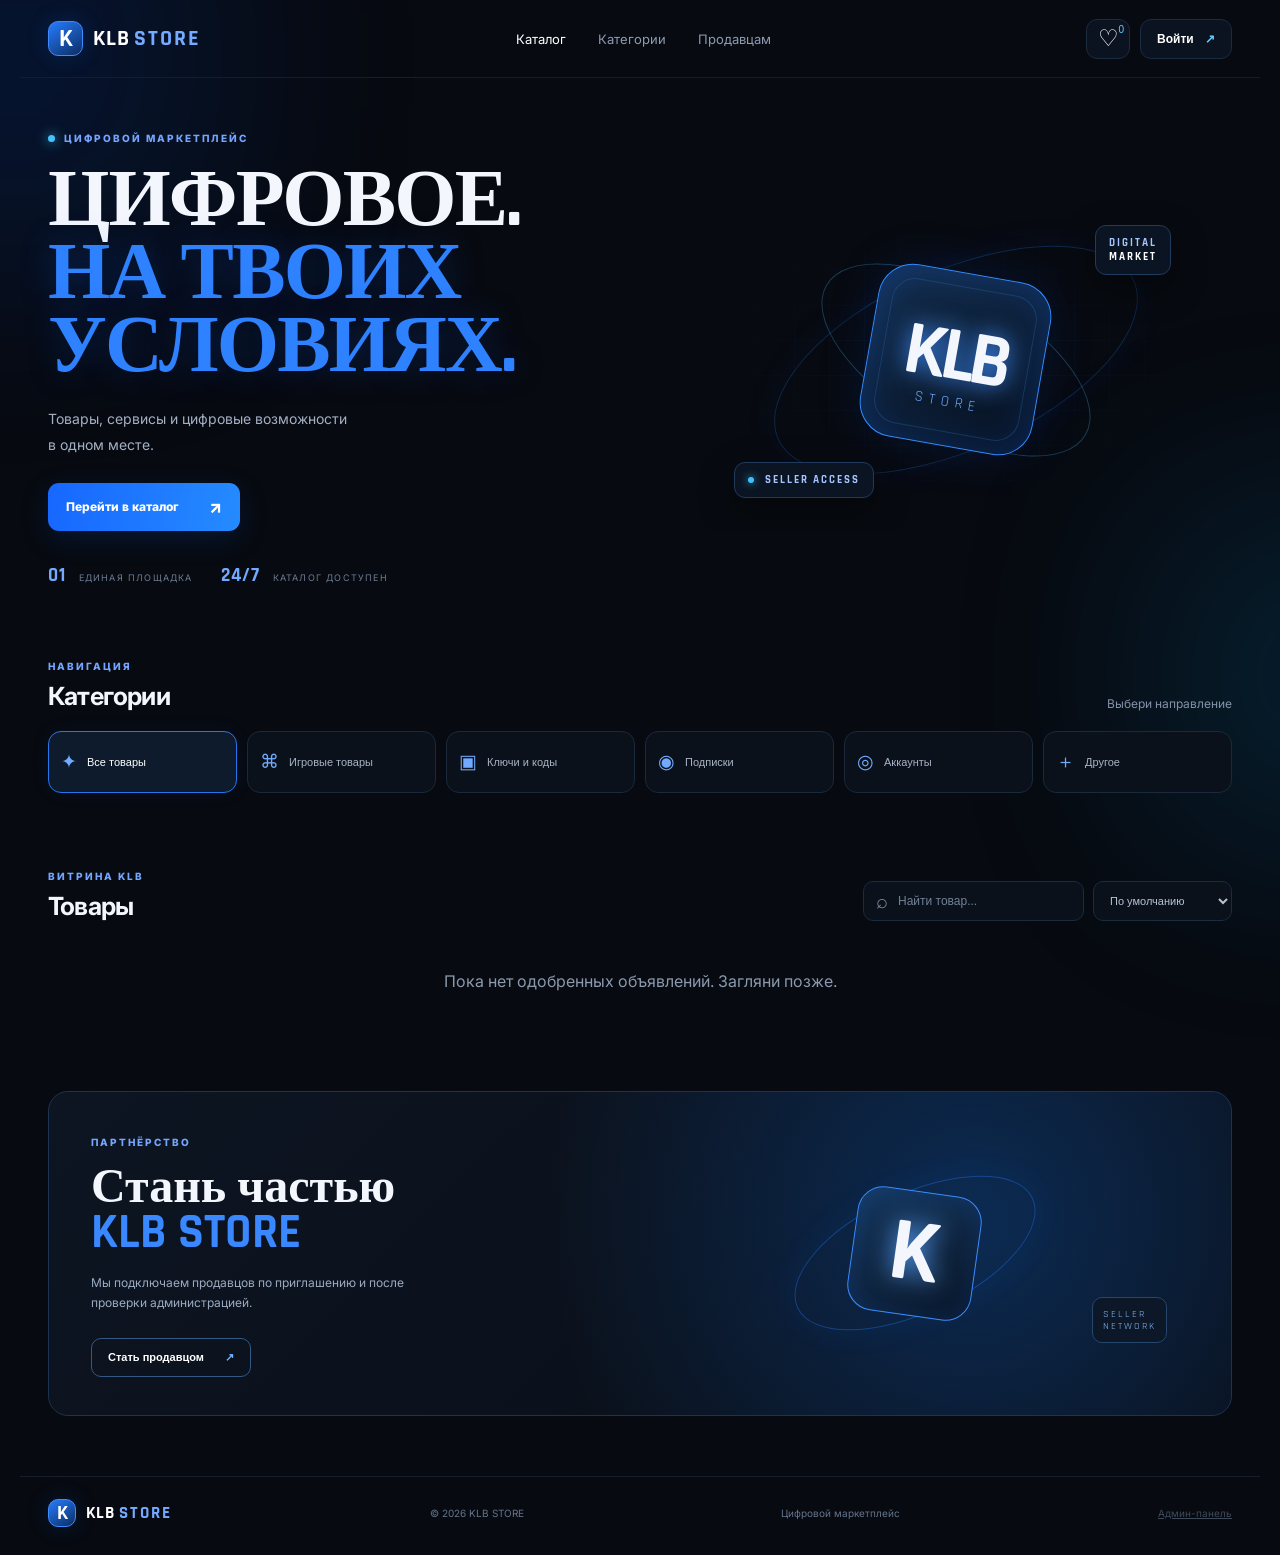
<file: index.html>
<!DOCTYPE html>
<html lang="ru"><head><meta charset="UTF-8"><meta name="viewport" content="width=device-width, initial-scale=1.0"><meta name="theme-color" content="#080b12"><title>KLB STORE — цифровой маркетплейс</title><meta name="description" content="KLB STORE — маркетплейс цифровых товаров."><link rel="stylesheet" href="styles.css"></head><body>
<div class="glow glow-left"></div><div class="glow glow-right"></div>
<header class="topbar"><a class="brand" href="#"><span class="brand-icon">K</span><span class="brand-name">KLB<span>STORE</span></span></a><nav class="main-nav"><a class="nav-active" href="#catalog">Каталог</a><a href="#categories">Категории</a><a href="#seller">Продавцам</a></nav><div class="top-actions"><button class="favorite-head" id="favoritesBtn" aria-label="Избранное">♡<span id="favoriteCount">0</span></button><button class="login-btn" id="loginBtn">Войти <span>↗</span></button></div></header>
<main>
<section class="hero"><div class="hero-content"><div class="hero-badge"><i></i> ЦИФРОВОЙ МАРКЕТПЛЕЙС</div><h1>ЦИФРОВОЕ.<br><span>НА ТВОИХ УСЛОВИЯХ.</span></h1><p>Товары, сервисы и цифровые возможности<br class="desktop"> в одном месте.</p><a class="hero-cta" href="#catalog">Перейти в каталог <span>↗</span></a><div class="hero-foot"><span><b>01</b> ЕДИНАЯ ПЛОЩАДКА</span><span><b>24/7</b> КАТАЛОГ ДОСТУПЕН</span></div></div><div class="hero-visual"><div class="visual-grid"></div><div class="visual-orbit orbit-a"></div><div class="visual-orbit orbit-b"></div><div class="visual-logo"><span>KLB</span><small>STORE</small></div><div class="visual-chip chip-a">DIGITAL<br><b>MARKET</b></div><div class="visual-chip chip-b"><i></i> SELLER ACCESS</div></div></section>
<section class="category-area" id="categories"><div class="section-title"><div><span class="overline">НАВИГАЦИЯ</span><h2>Категории</h2></div><span class="subtle">Выбери направление</span></div><div class="category-list"><button class="category active" data-category="all"><span class="cat-icon">✦</span>Все товары</button><button class="category" data-category="games"><span class="cat-icon">⌘</span>Игровые товары</button><button class="category" data-category="keys"><span class="cat-icon">▣</span>Ключи и коды</button><button class="category" data-category="subscriptions"><span class="cat-icon">◉</span>Подписки</button><button class="category" data-category="accounts"><span class="cat-icon">◎</span>Аккаунты</button><button class="category" data-category="other"><span class="cat-icon">＋</span>Другое</button></div></section>
<section class="catalog" id="catalog"><div class="catalog-header"><div><span class="overline">ВИТРИНА KLB</span><h2>Товары</h2></div><div class="catalog-controls"><label class="search-box"><span>⌕</span><input id="searchInput" type="search" placeholder="Найти товар..." aria-label="Поиск товаров"></label><select id="sortSelect" aria-label="Сортировка"><option value="default">По умолчанию</option><option value="low">Сначала дешевле</option><option value="high">Сначала дороже</option></select></div></div><div class="product-grid" id="productGrid"></div><div class="empty-state" id="emptyState" hidden>Пока нет одобренных объявлений. Загляни позже.</div></section>
<section class="seller-section" id="seller"><div class="seller-panel"><div class="seller-text"><span class="overline">ПАРТНЁРСТВО</span><h2>Стань частью<br><span>KLB STORE</span></h2><p>Мы подключаем продавцов по приглашению и после проверки администрацией.</p><button id="sellerBtn" class="secondary-cta">Стать продавцом <span>↗</span></button></div><div class="seller-art"><div class="seller-orbit"></div><div class="seller-monogram">K</div><div class="seller-stamp">SELLER<br>NETWORK</div></div></div></section></main>
<footer><a class="brand footer-brand" href="#"><span class="brand-icon">K</span><span class="brand-name">KLB<span>STORE</span></span></a><span>© 2026 KLB STORE</span><span>Цифровой маркетплейс</span><a href="admin-login.html" style="color:inherit;opacity:.6">Админ-панель</a></footer><div class="toast" id="toast" role="status" aria-live="polite"></div><div id="appModal"></div><script src="script.js"></script></body></html>
</file>
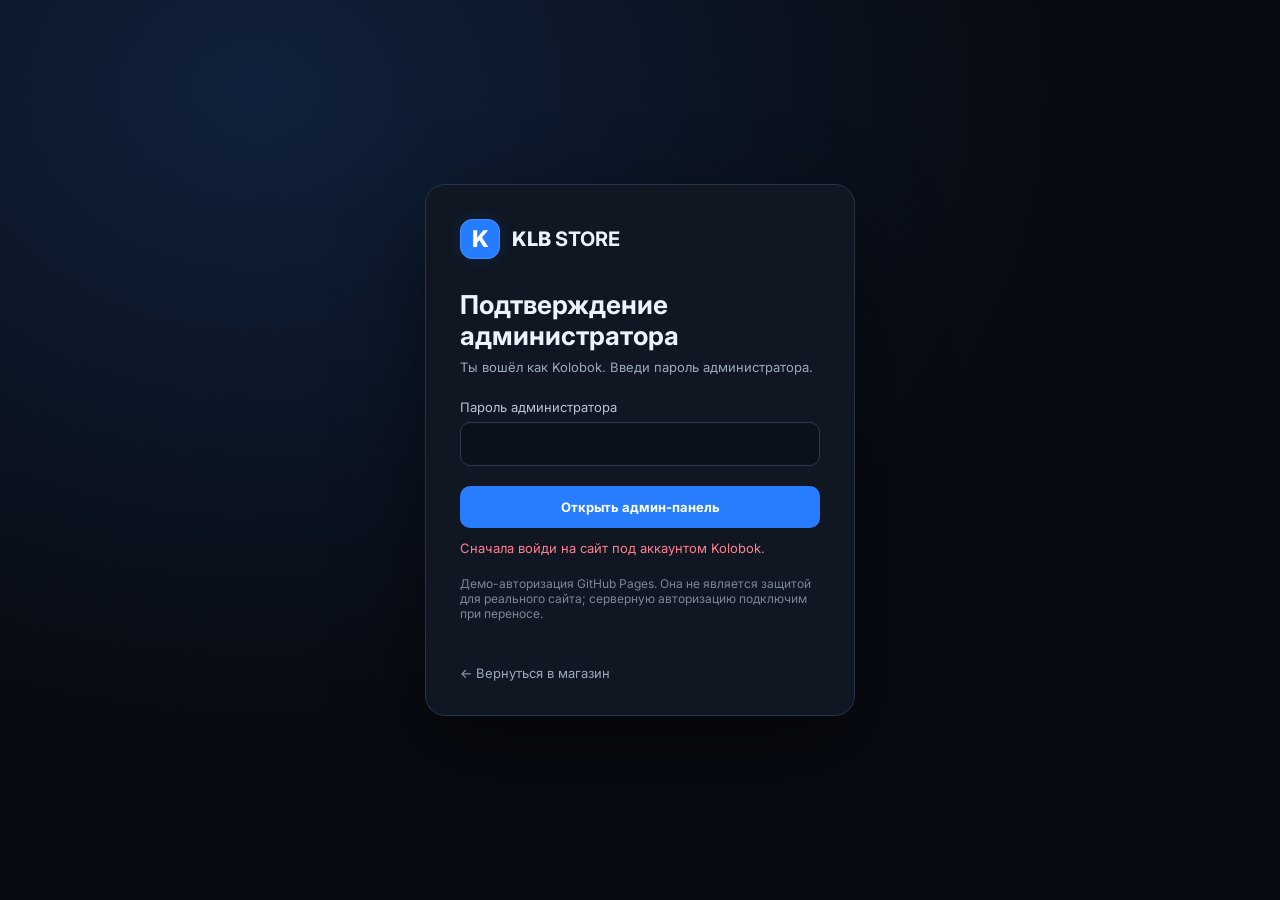
<file: admin-login.html>
<!doctype html><html lang="ru"><head><meta charset="utf-8"><meta name="viewport" content="width=device-width,initial-scale=1"><meta name="theme-color" content="#080b12"><title>KLB STORE — Вход администратора</title><link rel="stylesheet" href="admin.css"><style>
.login-wrap{min-height:100vh;display:grid;place-items:center;padding:24px;background:radial-gradient(ellipse at 20% 10%,#10213b,transparent 55%),#080b12}.login-card{width:min(100%,430px);padding:34px;border:1px solid #263348;border-radius:20px;background:#101722;box-shadow:0 30px 90px #0007}.login-brand{display:flex;align-items:center;gap:12px;margin-bottom:30px;font-weight:800;font-size:20px}.login-brand .logo{display:grid;place-items:center;width:40px;height:40px;border-radius:12px;background:#267cff;color:white}.login-card h1{font-size:26px;margin:0 0 8px}.login-card p{color:#9ba9bc;margin:0 0 24px}.login-card label{display:block;font-size:13px;color:#b8c4d4;margin:16px 0 7px}.login-card input{box-sizing:border-box;width:100%;padding:13px 14px;border:1px solid #2c394c;border-radius:10px;background:#0b111a;color:white;font:inherit}.login-card button{width:100%;margin-top:20px;padding:13px;border:0;border-radius:10px;background:#287dff;color:#fff;font:inherit;font-weight:700;cursor:pointer}.login-error{display:none;color:#ff7f8e;font-size:13px;margin-top:12px}.login-note{font-size:12px!important;margin-top:20px!important;color:#78879c!important}.back{display:inline-block;margin-top:20px;color:#9ba9bc;text-decoration:none}
</style></head><body><main class="login-wrap"><section class="login-card"><div class="login-brand"><span class="logo">K</span><span>KLB <b>STORE</b></span></div><h1>Подтверждение администратора</h1><p>Ты вошёл как Kolobok. Введи пароль администратора.</p><form id="loginForm"><label for="password">Пароль администратора</label><input id="password" type="password" autocomplete="current-password" required><button type="submit">Открыть админ-панель</button><div class="login-error" id="error">Неверный пароль или нет прав администратора.</div></form><p class="login-note">Демо-авторизация GitHub Pages. Она не является защитой для реального сайта; серверную авторизацию подключим при переносе.</p><a class="back" href="index.html">← Вернуться в магазин</a></section></main><script src="auth.js"></script></body></html>
</file>
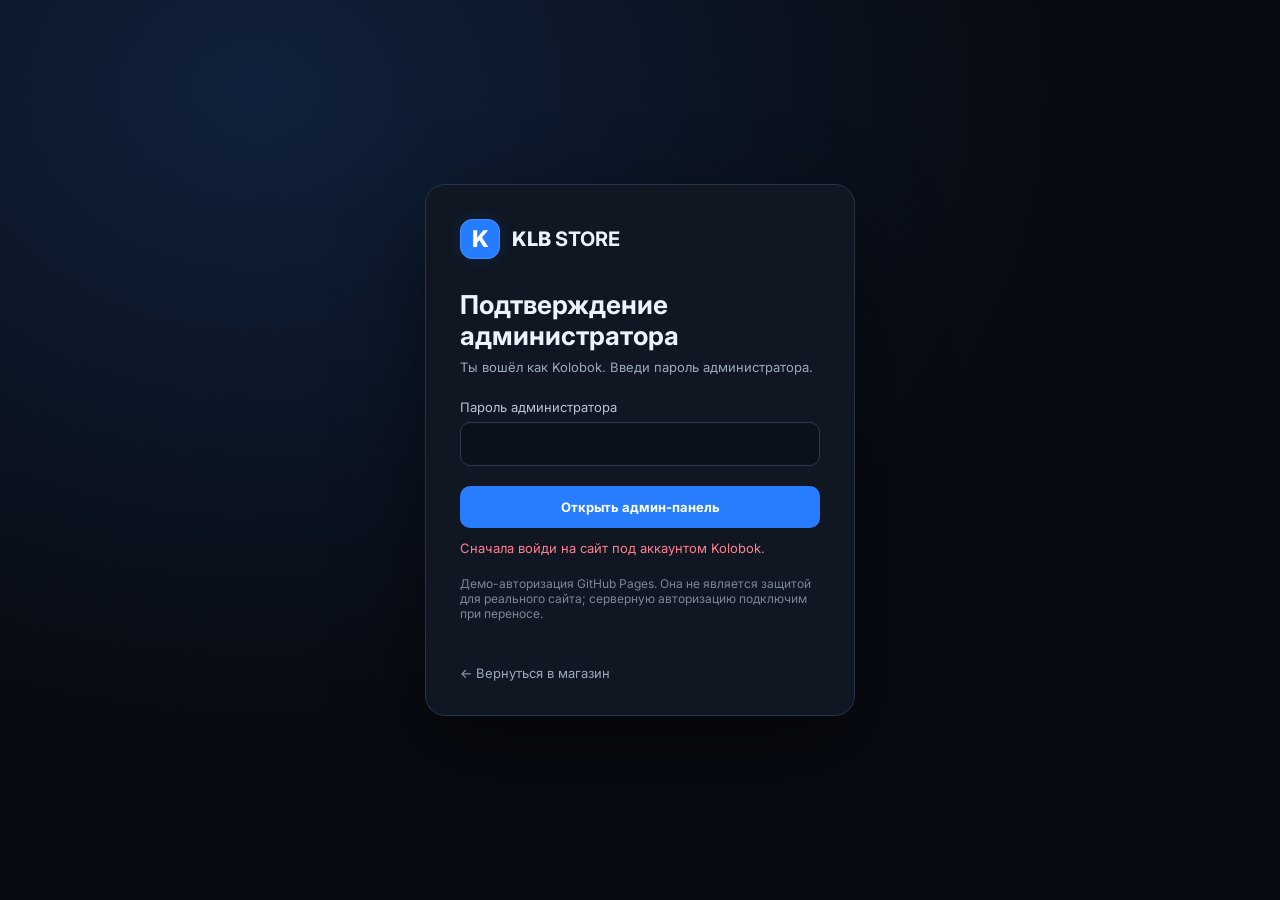
<file: admin.html>
<!doctype html>
<html lang="ru"><head><meta charset="utf-8"><meta name="viewport" content="width=device-width,initial-scale=1"><meta name="theme-color" content="#080b12"><title>KLB STORE — Админ-панель</title><link rel="stylesheet" href="admin.css"></head><body>
<div class="layout">
<aside class="sidebar" id="sidebar"><a class="brand" href="index.html"><span class="logo">K</span><span>KLB <b>STORE</b></span></a><div class="admin-label">ПАНЕЛЬ УПРАВЛЕНИЯ</div>
<nav><button class="nav-item active" data-view="overview"><span>▦</span>Обзор</button><button class="nav-item" data-view="listings"><span>◇</span>Объявления</button><button class="nav-item" data-view="moderation"><span>◉</span>Модерация</button><button class="nav-item" data-view="sellers"><span>♙</span>Продавцы</button><button class="nav-item" data-view="payments"><span>↗</span>Заказы</button><button class="nav-item" data-view="deposits"><span>＋</span>Пополнения</button><button class="nav-item" data-view="withdrawals"><span>↙</span>Выводы</button><button class="nav-item" data-view="users"><span>♧</span>Пользователи</button><button class="nav-item" data-view="reports"><span>⚑</span>Жалобы</button></nav>
<div class="sidebar-bottom"><button class="nav-item" data-view="settings"><span>⚙</span>Настройки</button><a class="back-site" href="index.html">← На сайт</a><button class="back-site" id="adminLogout" style="background:none;border:0;color:inherit;text-align:left;cursor:pointer">↪ Выйти из админки</button><div class="profile"><div class="avatar">K</div><div><b>Администратор</b><small>Модератор KLB</small></div><span class="dots">•••</span></div></div></aside>
<main class="main"><header class="header"><button id="menuToggle" class="menu-toggle">☰</button><div><div class="crumb">KLB STORE <span>/</span> <b id="pageLabel">Обзор</b></div><div class="header-title" id="headerTitle">Панель управления</div></div><div class="header-right"><span class="live"><i></i> ПАНЕЛЬ</span><button class="icon-btn" id="notificationBtn" aria-label="Обновить">↻</button></div></header>
<section class="content" id="content"><div class="welcome"><div><span class="eyebrow">АДМИНИСТРАТОР • KLB STORE</span><h1>Панель управления.</h1><p>Данные будут отображаться по мере поступления реальных заявок.</p></div></div></section></main></div><div class="toast" id="toast"></div><script src="admin.js"></script><script>document.getElementById("adminLogout")?.addEventListener("click",()=>{sessionStorage.removeItem("klb_admin_session");location.href="index.html"})</script></body></html>
</file>
<file: styles.css>
@import url('https://fonts.googleapis.com/css2?family=Inter:wght@400;500;600;700;800&family=Rajdhani:wght@500;600;700&display=swap');
:root{--bg:#070a10;--line:#1b2b40;--text:#f3f6fc;--muted:#8492a8}*{box-sizing:border-box}html{scroll-behavior:smooth}body{margin:0;background:var(--bg);color:var(--text);font-family:Inter,Arial,sans-serif;overflow-x:hidden}.glow{position:fixed;z-index:-1;pointer-events:none;filter:blur(110px);opacity:.13}.glow-left{width:420px;height:420px;background:#075dff;top:-150px;left:-200px}.glow-right{width:350px;height:350px;background:#00a8ff;right:-220px;top:500px}
.topbar{height:78px;max-width:1240px;margin:auto;padding:0 28px;display:flex;align-items:center;justify-content:space-between;border-bottom:1px solid #141d2b}.brand{display:flex;align-items:center;gap:10px;text-decoration:none;color:white}.brand-icon{width:35px;height:35px;border-radius:10px;display:grid;place-items:center;background:linear-gradient(145deg,#267cff,#0c2d62);border:1px solid #408cff;font-family:Rajdhani;font-size:25px;font-weight:700;box-shadow:0 0 22px #126dff30}.brand-name{font-family:Rajdhani;font-size:22px;font-weight:700;letter-spacing:1px}.brand-name span{color:#74aaff;margin-left:4px;letter-spacing:2px}.main-nav{display:flex;gap:32px}.main-nav a{font-size:13px;text-decoration:none;color:#8c9bb0}.main-nav a:hover,.main-nav .nav-active{color:#fff}.top-actions{display:flex;gap:10px;align-items:center}.favorite-head,.login-btn{height:40px;border:1px solid var(--line);border-radius:11px;background:#0c1320;color:#fff;cursor:pointer}.favorite-head{width:44px;font-size:23px;position:relative}.favorite-head span{font-size:10px;position:absolute;right:5px;top:4px;color:#63caff}.login-btn{padding:0 16px;font-size:12px;font-weight:700}.login-btn span{color:#63caff;margin-left:8px}
main{max-width:1240px;padding:0 28px;margin:auto}.hero{min-height:465px;display:grid;grid-template-columns:1.05fr .95fr;align-items:center;padding:54px 0 40px;gap:20px}.hero-badge,.overline{font-size:10px;font-weight:800;letter-spacing:2px;color:#75a6ff}.hero-badge{display:flex;align-items:center;gap:9px}.hero-badge i{width:7px;height:7px;background:#42c4ff;border-radius:50%;box-shadow:0 0 12px #42c4ff}.hero h1{font-family:Rajdhani;font-size:clamp(48px,6.5vw,80px);line-height:.91;letter-spacing:-1.8px;margin:22px 0;font-weight:700}.hero h1 span{color:#2e82ff;text-shadow:0 0 34px #1265ff40}.hero p{color:#a4b1c4;font-size:14px;line-height:1.8}.hero-cta{display:inline-flex;align-items:center;gap:30px;background:linear-gradient(100deg,#1767ff,#258bff);color:white;text-decoration:none;padding:14px 18px;border-radius:11px;font-size:12px;font-weight:800;box-shadow:0 8px 30px #0964ff26;margin-top:12px}.hero-cta span{font-size:17px}.hero-foot{display:flex;gap:28px;margin-top:32px}.hero-foot span{font-size:9px;color:#6e7e95;letter-spacing:1.2px}.hero-foot b{font-family:Rajdhani;font-size:19px;color:#73aaff;margin-right:8px}
.hero-visual{height:340px;position:relative;display:grid;place-items:center;overflow:hidden}.visual-grid{position:absolute;inset:10px;background-image:linear-gradient(#17345b33 1px,transparent 1px),linear-gradient(90deg,#17345b33 1px,transparent 1px);background-size:35px 35px;mask-image:radial-gradient(ellipse,black,transparent 70%)}.visual-orbit{position:absolute;border:1px solid #2164b655;border-radius:50%;transform:rotate(-24deg)}.orbit-a{width:390px;height:180px;box-shadow:0 0 35px #0965ff12}.orbit-b{width:300px;height:140px;transform:rotate(30deg);border-color:#4dc4ff45}.visual-logo{width:175px;height:175px;border:1px solid #358bff;border-radius:35px;background:linear-gradient(145deg,#142d4c,#07101e);transform:rotate(10deg);display:flex;flex-direction:column;align-items:center;justify-content:center;box-shadow:inset 0 0 40px #126bff44,0 0 50px #075dff22;position:relative}.visual-logo:before{content:"";position:absolute;inset:13px;border:1px solid #2a67a65a;border-radius:24px}.visual-logo span{font-family:Rajdhani;font-size:76px;font-weight:700;letter-spacing:-5px;text-shadow:0 0 25px #4290ff}.visual-logo small{font-family:Rajdhani;letter-spacing:6px;color:#73aaff;font-size:15px;margin-top:-12px}.visual-chip{position:absolute;background:#0b1422;border:1px solid #203b5d;border-radius:11px;padding:10px 13px;color:#a5c5ff;font-family:Rajdhani;font-weight:700;letter-spacing:2px;font-size:11px;box-shadow:0 12px 35px #0006}.visual-chip b{color:white}.chip-a{top:35px;right:11%}.chip-b{bottom:32px;left:10%}.chip-b i{display:inline-block;width:6px;height:6px;border-radius:50%;background:#3ac2ff;box-shadow:0 0 9px #3ac2ff;margin-right:7px}
.category-area,.catalog{padding:26px 0 45px}.section-title,.catalog-header{display:flex;justify-content:space-between;align-items:end;margin-bottom:20px}.section-title h2,.catalog-header h2{font-size:25px;letter-spacing:-.8px;margin:7px 0 0}.subtle{font-size:12px;color:var(--muted)}.category-list{display:grid;grid-template-columns:repeat(6,1fr);gap:10px}.category{min-height:62px;display:flex;align-items:center;gap:10px;padding:12px;background:#0b111a;border:1px solid #1b293c;border-radius:13px;color:#a7b4c7;font-size:11px;text-align:left;cursor:pointer;transition:.2s}.category:hover,.category.active{border-color:#2676ed;background:#0d1b2d;color:white;box-shadow:0 0 20px #075dff12}.cat-icon{font-size:19px;color:#72aaff}
.catalog-header{gap:18px}.catalog-controls{display:flex;gap:9px}.search-box{height:40px;display:flex;align-items:center;gap:8px;padding:0 12px;border:1px solid #1b2b40;background:#0b111a;border-radius:10px;color:#7b91ad}.search-box span{font-size:20px}.search-box input{width:175px;border:0;outline:0;background:transparent;color:white;font-size:12px}.search-box input::placeholder{color:#718198}.catalog-controls select{background:#0b111a;border:1px solid #1b2b40;border-radius:10px;color:#b5c3d7;padding:0 12px;font-size:11px;max-width:145px}
.product-grid{display:grid;grid-template-columns:repeat(4,1fr);gap:14px}.product-card{background:#0b111a;border:1px solid #1a293d;border-radius:15px;overflow:hidden;transition:transform .2s,border-color .2s}.product-card:hover{transform:translateY(-4px);border-color:#2b6fce}.product-image{height:150px;position:relative;display:grid;place-items:center;background:radial-gradient(circle at 50% 45%,#16417a55,transparent 65%),linear-gradient(135deg,#101b2b,#080d15);overflow:hidden}.product-image:after{content:"";position:absolute;inset:0;background-image:linear-gradient(#18314f22 1px,transparent 1px),linear-gradient(90deg,#18314f22 1px,transparent 1px);background-size:22px 22px}.product-label{position:absolute;top:10px;left:10px;z-index:1;background:#142943;border:1px solid #244a76;border-radius:6px;padding:5px 7px;color:#8ec3ff;font-size:8px;font-weight:800;letter-spacing:1px}.placeholder-symbol{font-family:Rajdhani;font-size:70px;font-weight:700;color:#7bb4ff;text-shadow:0 0 30px #1677ff;z-index:1}.product-info{padding:14px}.product-info h3{margin:0;font-size:13px}.product-info p{margin:8px 0 16px;color:#8190a5;font-size:10px;line-height:1.5;min-height:30px}.product-bottom{display:flex;align-items:center;justify-content:space-between;gap:8px}.price{font-family:Rajdhani;font-size:23px;font-weight:700;color:#f5f8ff}.buy-button,.heart-button{border:1px solid #23466d;background:#10213a;color:#c5dcff;border-radius:8px;padding:8px 10px;font-size:10px;font-weight:700;cursor:pointer}.heart-button{font-size:17px;padding:5px 8px}.heart-button.is-favorite{color:#ff7fa7;border-color:#71314b;background:#28121d}.empty-state{text-align:center;padding:30px;color:#8a99ad}.demo-note{color:#596981;font-size:10px;margin-top:18px}
.seller-section{padding:25px 0 60px}.seller-panel{border:1px solid #1c3452;border-radius:20px;background:radial-gradient(circle at 78% 40%,#0c2b53,transparent 45%),linear-gradient(135deg,#0d1522,#090e17);padding:38px 42px;display:grid;grid-template-columns:1fr 1fr;align-items:center;overflow:hidden;position:relative}.seller-text h2{font-family:Rajdhani;font-size:48px;line-height:.95;margin:16px 0}.seller-text h2 span{color:#3988ff}.seller-text p{font-size:12px;line-height:1.7;color:#9aaac0;max-width:340px}.secondary-cta{margin-top:12px;padding:12px 16px;background:transparent;border:1px solid #315984;border-radius:10px;color:white;font-size:11px;font-weight:700;cursor:pointer}.secondary-cta span{color:#75b4ff;margin-left:18px}.seller-art{height:200px;position:relative;display:grid;place-items:center}.seller-orbit{width:260px;height:120px;border:1px solid #267bff60;border-radius:50%;transform:rotate(-25deg);position:absolute;box-shadow:0 0 35px #1475ff12}.seller-monogram{width:125px;height:125px;border:1px solid #3b8cff;border-radius:26px;display:grid;place-items:center;background:linear-gradient(145deg,#16365b,#091322);font-family:Rajdhani;font-size:90px;font-weight:700;text-shadow:0 0 25px #58a4ff;transform:rotate(8deg);box-shadow:inset 0 0 30px #1475ff30}.seller-stamp{position:absolute;right:4%;bottom:5%;background:#0c1727;border:1px solid #26466b;border-radius:10px;padding:10px;color:#8abaff;font-family:Rajdhani;font-size:10px;letter-spacing:2px}
footer{max-width:1240px;margin:auto;padding:22px 28px 28px;border-top:1px solid #141e2d;display:flex;align-items:center;justify-content:space-between;color:#65758c;font-size:10px}.footer-brand .brand-icon{width:28px;height:28px;font-size:20px}.footer-brand .brand-name{font-size:17px}.toast{position:fixed;bottom:24px;left:50%;transform:translate(-50%,20px);opacity:0;pointer-events:none;background:#14243a;border:1px solid #2c4e76;color:#eaf3ff;padding:12px 18px;border-radius:12px;font-size:12px;box-shadow:0 10px 35px #0008;transition:.25s;z-index:20;max-width:calc(100% - 30px);text-align:center}.toast.show{opacity:1;transform:translate(-50%,0)}
@media(max-width:900px){.category-list{grid-template-columns:repeat(3,1fr)}.product-grid{grid-template-columns:repeat(2,1fr)}.hero{min-height:400px}.hero-visual{height:300px}.main-nav{gap:18px}}
@media(max-width:600px){.topbar{height:65px;padding:0 16px}.brand-icon{width:30px;height:30px;font-size:21px}.brand-name{font-size:19px}.main-nav{display:none}.top-actions{gap:7px}.login-btn{padding:0 12px}.favorite-head{width:38px;height:38px}main{padding:0 16px}.hero{grid-template-columns:1fr;padding:40px 0 20px;min-height:unset}.hero h1{font-size:49px;margin:19px 0}.hero p{font-size:13px}.hero-visual{height:255px;margin-top:5px}.visual-logo{width:145px;height:145px;border-radius:29px}.visual-logo span{font-size:64px}.visual-logo small{font-size:12px}.orbit-a{width:300px;height:145px}.orbit-b{width:240px;height:110px}.chip-a{top:15px;right:6%}.chip-b{bottom:15px;left:5%}.hero-foot{gap:16px;margin-top:26px}.hero-foot span{font-size:8px}.hero-foot b{font-size:17px}.category-area,.catalog{padding:25px 0 32px}.category-list{grid-template-columns:repeat(2,1fr);gap:8px}.category{min-height:54px;padding:10px;font-size:10px}.cat-icon{font-size:17px}.section-title h2,.catalog-header h2{font-size:22px}.subtle{font-size:10px}.catalog-header{align-items:start;flex-direction:column}.catalog-controls{width:100%}.search-box{flex:1}.search-box input{width:100%;min-width:0}.catalog-controls select{max-width:135px}.product-grid{gap:9px}.product-image{height:120px}.placeholder-symbol{font-size:58px}.product-info{padding:11px}.product-info h3{font-size:12px}.product-info p{font-size:9px;min-height:34px}.price{font-size:21px}.buy-button{padding:7px 8px;font-size:9px}.heart-button{font-size:15px}.seller-panel{padding:25px 20px;grid-template-columns:1fr}.seller-text h2{font-size:42px}.seller-art{height:160px}.seller-monogram{width:105px;height:105px;font-size:76px}.seller-orbit{width:220px;height:100px}.seller-stamp{right:0}footer{padding:20px 16px;flex-wrap:wrap;gap:12px;font-size:9px}footer>span:last-child{display:none}}@media(prefers-reduced-motion:reduce){html{scroll-behavior:auto}*,*:before,*:after{transition:none!important}}/* Account and modal UI */
.user-pill{display:inline-flex;align-items:center;gap:8px}.user-avatar{width:26px;height:26px;border-radius:50%;display:inline-grid;place-items:center;background:#287dff;color:#fff;font-size:12px;font-weight:800}#appModal.open{position:fixed;inset:0;z-index:1000;display:grid;place-items:center;padding:18px}.modal-backdrop{position:absolute;inset:0;background:rgba(3,7,13,.78);backdrop-filter:blur(8px);z-index:0;cursor:pointer}.app-modal .app-modal{display:none}.app-modal>section,.app-modal .app-modal{display:block}.app-modal{position:relative;z-index:1;width:min(100%,480px);max-height:90vh;overflow:auto;padding:28px;border:1px solid #2b3a50;border-radius:20px;background:#111a27;color:#edf4ff;box-shadow:0 30px 100px #0008}.app-modal h2{margin:0 32px 18px 0;font-size:24px}.modal-x{position:absolute;right:16px;top:14px;z-index:2;width:40px;height:40px;display:grid;place-items:center;border:1px solid #304057;border-radius:10px;background:#182333;color:#d9e5f4;font-size:28px;line-height:1;cursor:pointer;touch-action:manipulation;-webkit-tap-highlight-color:transparent}.modal-x:hover,.modal-x:focus-visible{background:#24364d;color:#fff;outline:2px solid #3887ff;outline-offset:2px}.modal-form{display:grid;gap:14px}.modal-form label{display:grid;gap:7px;color:#b9c7d9;font-size:13px}.modal-form input,.modal-form textarea{width:100%;box-sizing:border-box;border:1px solid #304057;background:#0b121c;color:#fff;border-radius:10px;padding:12px;font:inherit;outline:none}.modal-form input:focus,.modal-form textarea:focus{border-color:#3887ff}.primary-action,.secondary-action,.link-action{width:100%;border:0;border-radius:10px;padding:12px 14px;font:inherit;font-weight:700;cursor:pointer}.primary-action{background:#287dff;color:white}.secondary-action{background:#24344a;color:#e8f1ff}.link-action{background:transparent;color:#9db9df;font-size:13px}.form-error{color:#ff8d9a;font-size:13px;margin:0}.profile-menu{display:grid;gap:8px}.profile-menu button{width:100%;text-align:left;padding:13px;border:1px solid #29384d;background:#182333;color:#e8f1ff;border-radius:10px;font:inherit;cursor:pointer}.profile-menu .admin-shortcut{border-color:#3179e9;background:#162b47}.profile-menu .logout-action{color:#ff9ba5}.profile-card{display:flex;align-items:center;gap:14px;margin-bottom:18px}.profile-avatar-large{width:56px;height:56px;border-radius:16px;background:linear-gradient(135deg,#267dff,#64c8ff);display:grid;place-items:center;font-size:24px;font-weight:800}.profile-card h3{margin:0 0 4px}.profile-role{font-size:12px;color:#91a5bf}.profile-stats{display:grid;grid-template-columns:repeat(3,1fr);gap:8px}.profile-stats div{background:#182333;border:1px solid #27364a;padding:12px;border-radius:12px;text-align:center}.profile-stats b{display:block;font-size:18px}.profile-stats span{display:block;color:#91a5bf;font-size:11px;margin-top:4px}.profile-details{color:#aabbd0;font-size:13px;margin:16px 0}.modal-actions{display:grid;grid-template-columns:1fr 1fr;gap:8px}.deal-list{display:grid;gap:10px}.deal-row{display:flex;justify-content:space-between;gap:12px;padding:13px;border:1px solid #2a394d;background:#172333;border-radius:12px}.deal-row b{display:block}.deal-row small,.deal-price small{display:block;color:#8da0b8;font-size:11px;margin-top:4px}.deal-price{text-align:right;white-space:nowrap}.empty-modal{padding:24px;text-align:center;color:#9aabc1;border:1px dashed #35465d;border-radius:12px}.order-success{text-align:center}.order-success>span{display:grid;place-items:center;width:54px;height:54px;margin:0 auto 14px;background:#123c2e;color:#6ee7b7;border-radius:50%;font-size:28px}.order-success h3{margin:0 0 10px}.order-success b{font-size:22px}.modal-lead{font-size:13px;line-height:1.6;color:#9fb1c8}.app-modal[hidden]{display:none}

.wallet-balance{border:1px solid #2c4562;background:linear-gradient(135deg,#14253a,#102b42);border-radius:14px;padding:18px;margin-bottom:14px}.wallet-balance span{display:block;color:#9fb3cb;font-size:13px}.wallet-balance b{display:block;font-size:28px;margin-top:8px}.wallet-code{font-size:32px;letter-spacing:8px;text-align:center;padding:18px;border:1px dashed #3887ff;border-radius:12px;background:#0b1725;margin:12px 0;font-weight:800}.modal-form select{width:100%;box-sizing:border-box;border:1px solid #304057;background:#0b121c;color:#fff;border-radius:10px;padding:12px;font:inherit}.modal-form input[type=file]{padding:8px}.modal-form [hidden]{display:none!important}.wallet-balance+button{margin-bottom:12px}
</file>
<file: admin.css>
@import url('https://fonts.googleapis.com/css2?family=Inter:wght@400;500;600;700;800&family=Rajdhani:wght@600;700&display=swap');:root{--bg:#080b12;--panel:#0d131d;--border:#1b293b;--text:#edf3fc;--muted:#78879d;--blue:#3285ff}*{box-sizing:border-box}body{margin:0;background:var(--bg);color:var(--text);font-family:Inter,Arial,sans-serif;font-size:13px}.layout{min-height:100vh;display:flex}.sidebar{width:240px;flex-shrink:0;background:#090e16;border-right:1px solid #172233;padding:24px 14px;display:flex;flex-direction:column;min-height:100vh}.brand{display:flex;align-items:center;gap:11px;padding:0 10px;text-decoration:none;color:white;font-family:Rajdhani;font-size:20px;font-weight:700;letter-spacing:1px}.brand b{color:#75aaff}.logo{width:34px;height:34px;display:grid;place-items:center;background:linear-gradient(145deg,#287bff,#102c58);border:1px solid #3d91ff;border-radius:10px;font-size:23px;box-shadow:0 0 18px #1469ff22}.admin-label{margin:35px 10px 12px;color:#53647c;font-size:9px;font-weight:800;letter-spacing:1.6px}.nav-item{display:flex;align-items:center;gap:12px;width:100%;height:43px;border:0;border-radius:9px;background:transparent;color:#8493a8;text-align:left;padding:0 11px;font-size:12px;cursor:pointer;margin:3px 0}.nav-item>span{font-size:17px;width:19px;text-align:center}.nav-item:hover,.nav-item.active{background:#11223a;color:#eaf3ff}.nav-item.active{box-shadow:inset 2px 0 #3987ff}.nav-item em{margin-left:auto;font-style:normal;font-size:10px;padding:3px 7px;border-radius:6px;background:#17263a;color:#9bb4d1}.nav-item em.alert{background:#42232b;color:#ff8c9e}.sidebar-bottom{margin-top:auto}.back-site{display:block;margin:12px 10px 18px;text-decoration:none;color:#718198;font-size:11px}.profile{border-top:1px solid #182334;padding:18px 8px 0;display:flex;align-items:center;gap:9px}.avatar{width:32px;height:32px;border-radius:10px;background:#173764;color:#a5ccff;display:grid;place-items:center;font-family:Rajdhani;font-weight:700;font-size:20px}.profile b{font-size:11px;display:block}.profile small{display:block;color:#697b93;font-size:9px;margin-top:4px}.dots{margin-left:auto;color:#708098}.main{min-width:0;flex:1}.header{height:75px;border-bottom:1px solid #172233;padding:0 30px;display:flex;align-items:center;gap:15px;position:sticky;top:0;background:#080b12ed;backdrop-filter:blur(12px);z-index:5}.crumb{font-size:10px;color:#6d7e95;letter-spacing:.4px}.crumb span{padding:0 7px;color:#3b4a5f}.crumb b{color:#a8b7ca;font-weight:500}.header-title{font-size:15px;font-weight:700;margin-top:5px}.header-right{margin-left:auto;display:flex;align-items:center;gap:14px}.live{font-size:8px;color:#8ba0ba;border:1px solid #203047;padding:7px 9px;border-radius:20px;letter-spacing:.7px}.live i{display:inline-block;width:5px;height:5px;background:#3ddc98;border-radius:50%;margin-right:6px;box-shadow:0 0 8px #3ddc98}.icon-btn{width:35px;height:35px;border:1px solid var(--border);border-radius:9px;background:#0c131e;color:#a9b8cc;font-size:17px;position:relative}.icon-btn sup{position:absolute;top:3px;right:4px;background:#2b76ff;color:white;border-radius:8px;font-size:8px;padding:2px 4px}.menu-toggle{display:none}.content{max-width:1500px;margin:auto;padding:28px 30px 40px}.welcome{display:flex;align-items:center;justify-content:space-between;margin-bottom:22px}.eyebrow{font-size:9px;letter-spacing:1.7px;color:#6fa8ff;font-weight:800}.welcome h1{font-size:27px;letter-spacing:-1px;margin:9px 0 5px}.welcome p{margin:0;color:#8190a5;font-size:11px}.date-btn{background:#0c131e;border:1px solid var(--border);border-radius:9px;color:#a8b7ca;padding:10px 12px;font-size:10px}.date-btn span{margin-left:13px}.stats{display:grid;grid-template-columns:repeat(4,1fr);gap:12px}.stat-card,.panel{background:var(--panel);border:1px solid var(--border);border-radius:13px}.stat-card{padding:15px 16px;min-height:130px;position:relative;overflow:hidden}.stat-top{display:flex;align-items:center;justify-content:space-between;color:#8594a9;font-size:10px}.stat-top i{font-style:normal;width:24px;height:24px;display:grid;place-items:center;border:1px solid #26384f;border-radius:7px;color:#80b2ff}.stat-card strong{display:block;font-size:24px;letter-spacing:-.6px;margin:14px 0 5px}.stat-card small{font-size:9px}.positive{color:#3cd49b}.positive span{color:#718198}.warning{color:#f4b45d}.spark{position:absolute;right:13px;bottom:13px;width:65px;height:28px;display:flex;align-items:end;gap:3px;opacity:.6}.spark span{width:6px;border-radius:3px 3px 0 0;background:#3185ff}.spark-cyan span{background:#32c8e6}.spark-purple span{background:#9a78ff}.spark-orange span{background:#ff9f53}.dashboard-grid{display:grid;grid-template-columns:1.45fr 1fr;gap:13px;margin-top:14px}.panel{padding:16px;min-width:0}.panel-heading{display:flex;align-items:center;justify-content:space-between;margin-bottom:15px}.panel-heading h2{font-size:13px;margin:0}.panel-heading p{font-size:9px;color:#718198;margin:5px 0 0}.panel-heading select{background:#0a111a;border:1px solid #203047;color:#8ea0b7;border-radius:7px;padding:7px;font-size:9px}.counter{background:#35232b;color:#ff8c9e;border-radius:7px;padding:5px 8px;font-size:10px}.chart{display:flex;height:180px}.chart-y{width:25px;display:flex;flex-direction:column;justify-content:space-between;color:#53647a;font-size:8px;padding-bottom:19px}.chart-area{position:relative;flex:1}.grid-lines{position:absolute;inset:0 0 20px;display:flex;flex-direction:column;justify-content:space-between}.grid-lines i{border-top:1px dashed #1a293b}.chart-area svg{position:absolute;inset:0;width:100%;height:calc(100% - 20px);overflow:visible}.chart-x{position:absolute;bottom:0;left:0;right:0;display:flex;justify-content:space-between;color:#53647a;font-size:8px}.quick-panel .task{display:flex;align-items:center;gap:10px;padding:10px 0;border-top:1px solid #172333}.task-icon{width:29px;height:29px;border-radius:8px;display:grid;place-items:center;font-size:13px}.task-icon.orange{background:#2c2418;color:#f5b55f}.task-icon.red{background:#2c1922;color:#ff8398}.task-icon.blue{background:#16253a;color:#73aaff}.task-icon.green{background:#142b25;color:#4cd7a4}.task div{flex:1}.task b{display:block;font-size:10px}.task small{display:block;color:#73839a;font-size:9px;margin-top:4px}.task button{background:transparent;border:1px solid #26364c;color:#8ca1bc;border-radius:7px;width:27px;height:27px;cursor:pointer}.orders-panel,.listings-panel{grid-column:1/-1}.text-btn{border:0;background:transparent;color:#6fa8ff;font-size:9px;cursor:pointer}.table-wrap{overflow:auto}table{width:100%;border-collapse:collapse;min-width:570px}th{text-align:left;color:#586a82;font-size:8px;letter-spacing:1px;font-weight:700;padding:10px 8px;border-bottom:1px solid #1a2839}td{padding:12px 8px;border-bottom:1px solid #172333;font-size:10px;color:#a6b5c8}tbody tr:last-child td{border-bottom:0}.user-cell{display:flex;align-items:center;gap:7px}.mini-avatar{width:22px;height:22px;border-radius:7px;background:#18385e;color:#a5ccff;display:grid;place-items:center;font-size:9px}.mini-avatar.purple{background:#302448;color:#c5a5ff}.mini-avatar.cyan{background:#15313a;color:#7bd7ee}.mini-avatar.orange{background:#382a1c;color:#f4b96c}.status{font-size:8px;padding:5px 7px;border-radius:6px;white-space:nowrap}.status.done{background:#142b25;color:#4cd5a1}.status.wait{background:#332719;color:#f2b45e}.status.refund{background:#351d28;color:#ff8ca0}.listing{display:flex;align-items:center;gap:10px;padding:10px 0;border-top:1px solid #172333}.listing-thumb{width:34px;height:34px;border-radius:9px;background:#142b49;color:#7ab3ff;display:grid;place-items:center;font-size:18px}.listing-thumb.cyan{background:#15313a;color:#76d7ee}.listing-thumb.purple{background:#302448;color:#c5a5ff}.listing-info{flex:1;min-width:0}.listing-info b{font-size:10px;display:block;white-space:nowrap;overflow:hidden;text-overflow:ellipsis}.listing-info small{font-size:8px;color:#72839a;display:block;margin-top:4px}.listing strong{font-family:Rajdhani;font-size:16px}.notice{margin-top:14px;border:1px solid #263b57;background:#0d1928;border-radius:10px;padding:12px;display:flex;align-items:start;gap:10px;color:#8ba9ca}.notice>span{color:#5aa4ff}.notice b{font-size:10px;color:#c6d8ee}.notice p{margin:5px 0 0;font-size:9px;line-height:1.5;color:#7890ad}.notice button{margin-left:auto;border:0;background:transparent;color:#73869d;font-size:17px;cursor:pointer}.toast{position:fixed;bottom:20px;left:50%;transform:translate(-50%,20px);opacity:0;transition:.2s;background:#14243a;border:1px solid #2c4e76;color:#eaf3ff;padding:11px 16px;border-radius:10px;font-size:11px;z-index:10}.toast.show{opacity:1;transform:translate(-50%,0)}
@media(max-width:1100px){.sidebar{width:205px}.content{padding:22px}.stats{grid-template-columns:repeat(2,1fr)}.dashboard-grid{grid-template-columns:1fr}.orders-panel,.listings-panel{grid-column:auto}}
@media(max-width:700px){.sidebar{position:fixed;left:-245px;top:0;bottom:0;z-index:20;width:235px;transition:left .25s;box-shadow:10px 0 35px #0005}.sidebar.open{left:0}.header{height:65px;padding:0 15px}.menu-toggle{display:block;background:transparent;border:1px solid #203047;color:#a9b8cc;border-radius:8px;width:34px;height:34px}.header-title{font-size:13px}.live{font-size:7px;padding:6px}.header-right{gap:8px}.content{padding:20px 14px}.welcome h1{font-size:24px}.date-btn{padding:8px;font-size:9px}.stats{gap:8px}.stat-card{padding:12px;min-height:120px}.stat-card strong{font-size:21px}.stat-top{font-size:9px}.dashboard-grid{gap:10px}.panel{padding:13px}.chart{height:155px}.orders-panel{overflow:hidden}.table-wrap{margin:0 -5px}.listing{gap:8px}.listing strong{font-size:14px}.notice{padding:10px}.notice p{font-size:8px}}
.empty-state{padding:16px 4px;color:#718198;font-size:11px;margin:0}
</file>
